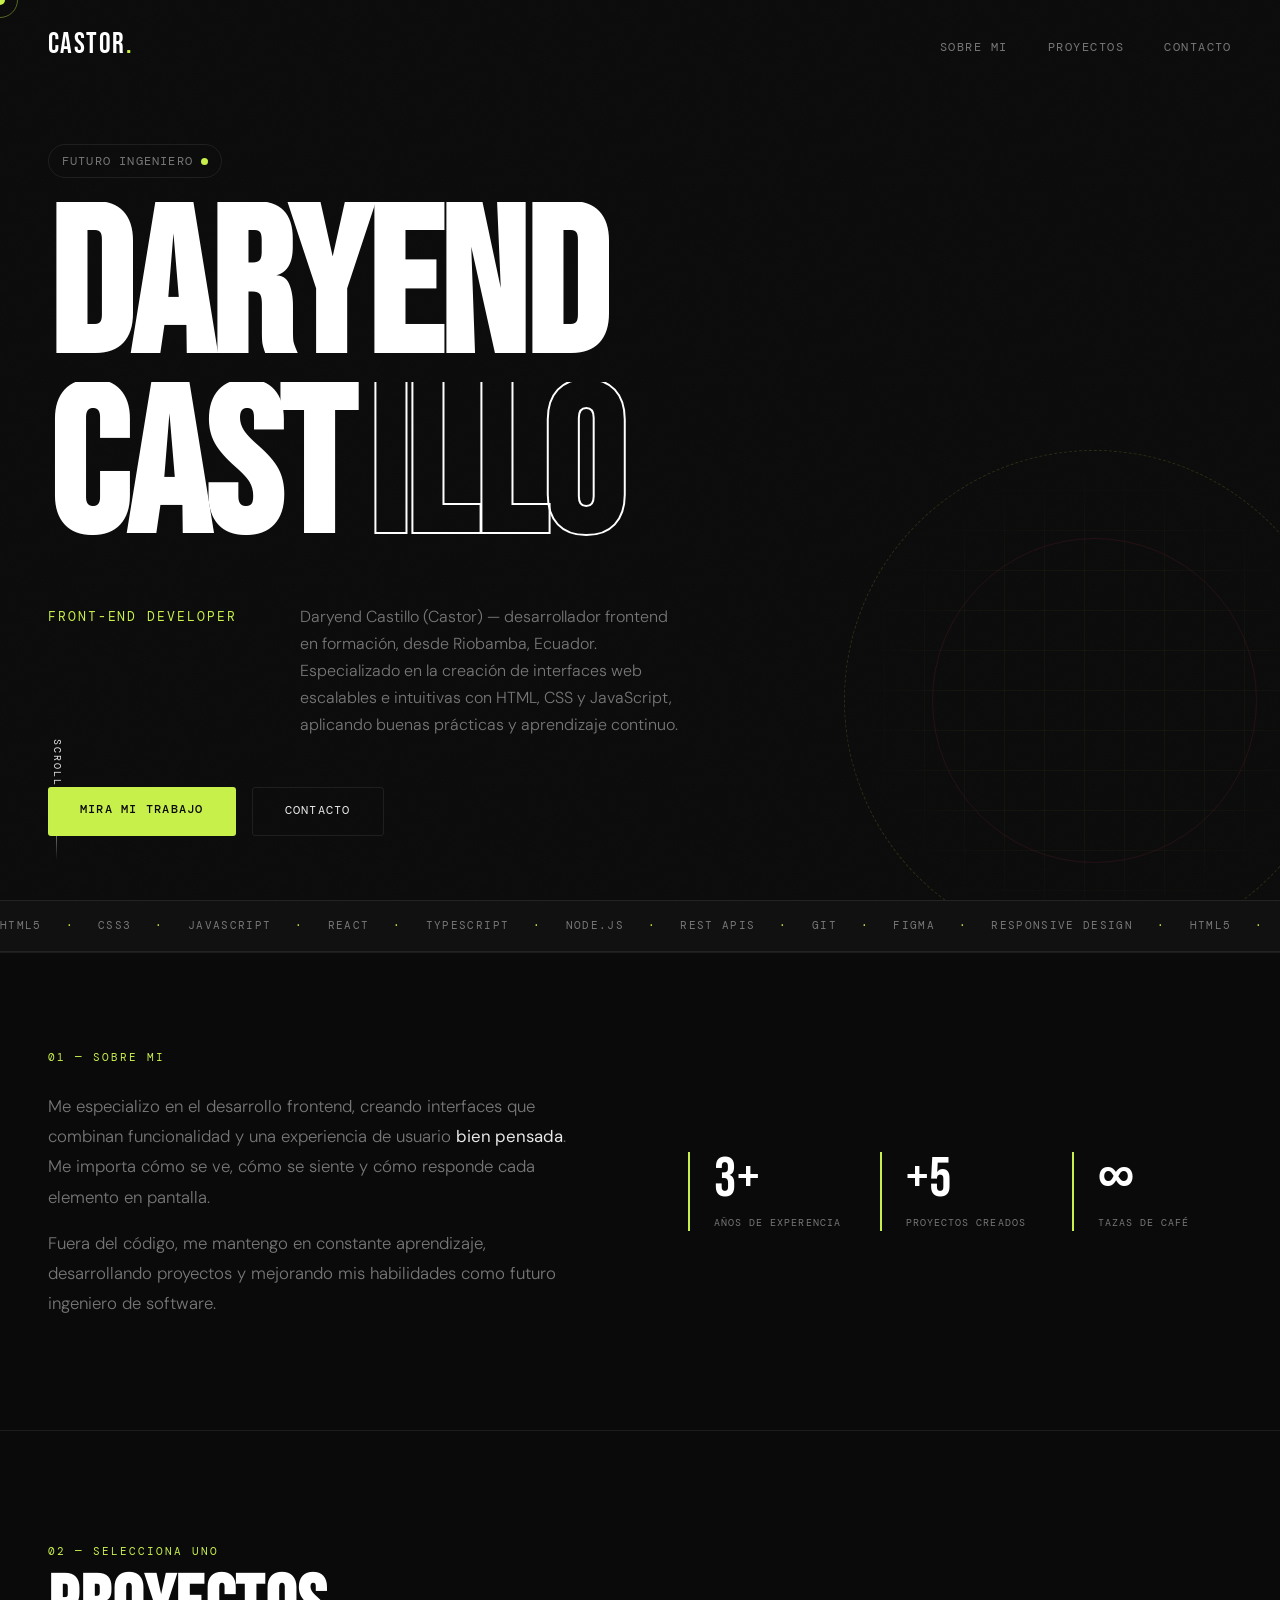
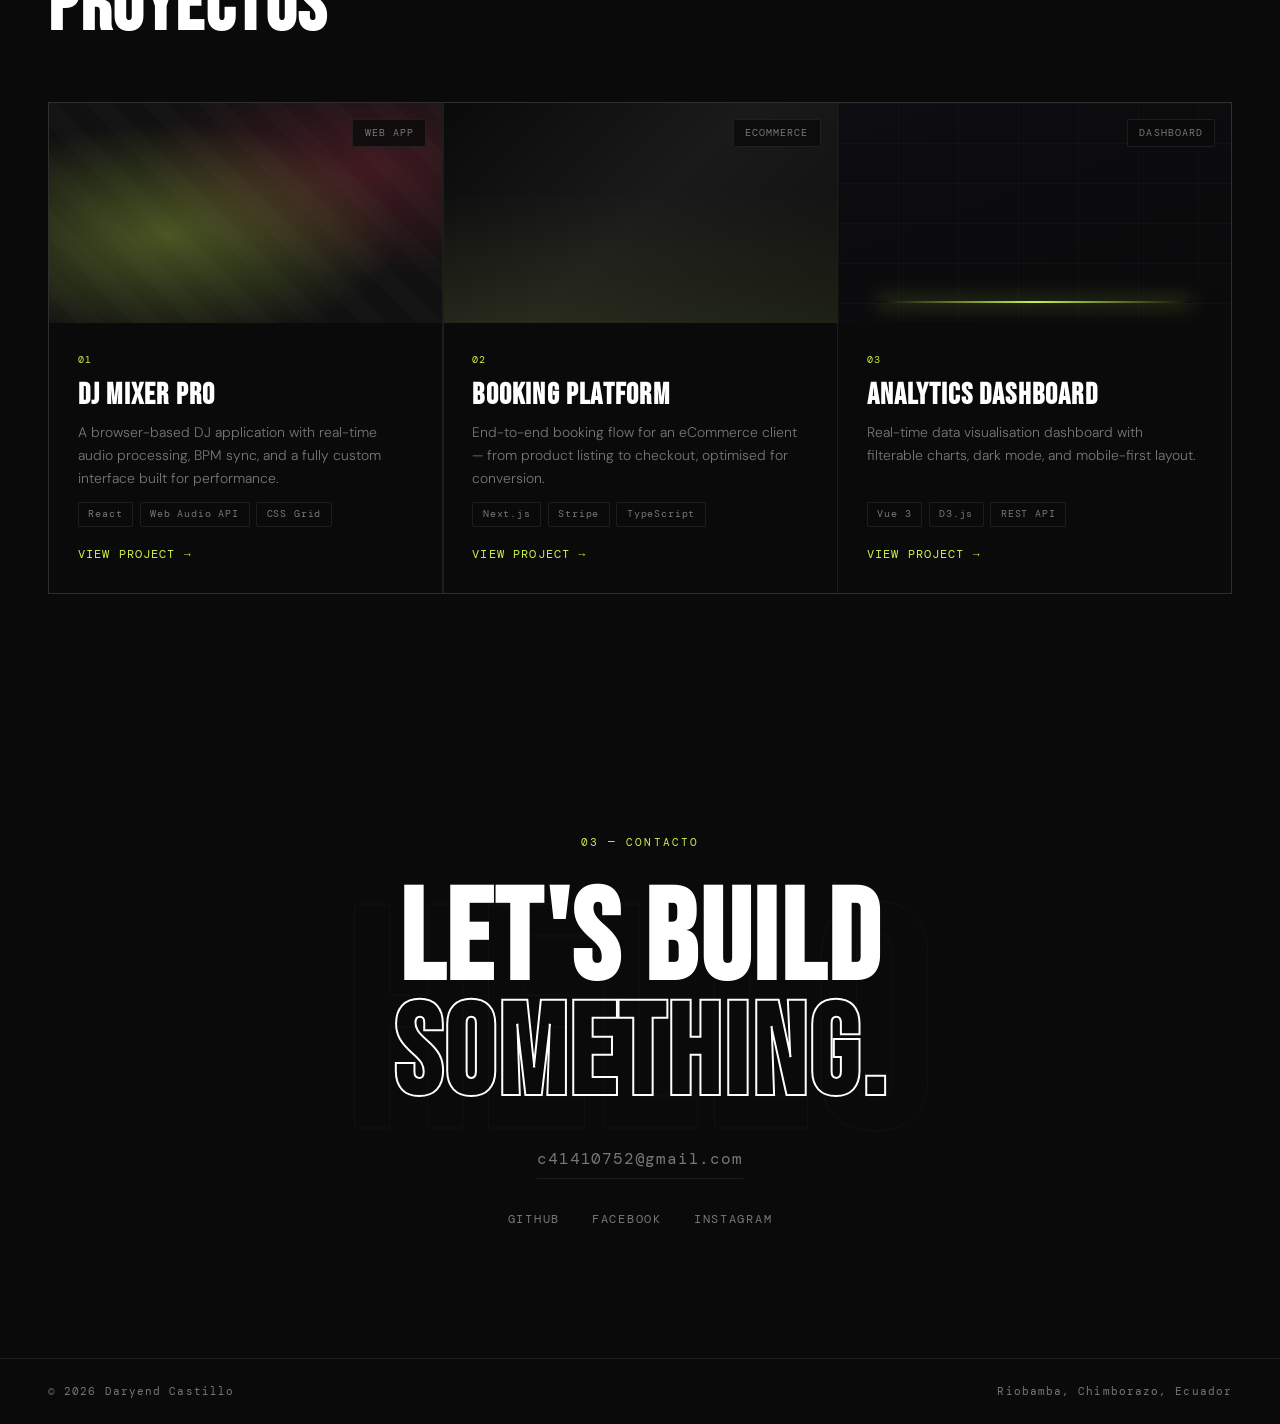
<file: index.html>
<!DOCTYPE html>
<html lang="en">
<head>
    <meta charset="UTF-8">
    <meta name="viewport" content="width=device-width, initial-scale=1.0">
    <title>Daryend Castillo — Front-End Developer</title>
    <link rel="preconnect" href="https://fonts.googleapis.com">
    <link rel="preconnect" href="https://fonts.gstatic.com" crossorigin>
    <link href="https://fonts.googleapis.com/css2?family=Bebas+Neue&family=DM+Sans:ital,wght@0,300;0,400;0,500;1,300&family=DM+Mono:wght@400;500&display=swap" rel="stylesheet">
    <link rel="stylesheet" href="styles.css">
</head>
<body>

    <!-- NAV -->
    <nav class="nav">
        <span class="nav-logo">Castor<span class="dot">.</span></span>
        <ul class="nav-links">
            <li><a href="#about">Sobre Mi</a></li>
            <li><a href="#projects">Proyectos</a></li>
            <li><a href="#contact">Contacto</a></li>
        </ul>
    </nav>

    <!-- HERO -->
    <section class="hero" id="about">
        <div class="hero-noise"></div>
        <div class="hero-content">
            <p class="hero-tag">Futuro Ingeniero <span class="status-dot"></span></p>
            <h1 class="hero-title">
                <span class="line line-1">Daryend</span>
                <span class="line line-2">CAST<span class="outline-text">ILLO</span></span>
            </h1>
            <div class="hero-sub">
                <p class="hero-role">Front-End Developer</p>
                <p class="hero-desc">
                    Daryend Castillo (Castor) — desarrollador frontend en formación, desde Riobamba, Ecuador.
Especializado en la creación de interfaces web escalables e intuitivas con HTML, CSS y JavaScript, aplicando buenas prácticas y aprendizaje continuo.
                </p>
            </div>
            <div class="hero-actions">
                <a href="#projects" class="btn btn-primary">Mira mi trabajo</a>
                <a href="#contact" class="btn btn-ghost">Contacto</a>
            </div>
        </div>
        <div class="hero-deco">
            <div class="deco-ring ring-1"></div>
            <div class="deco-ring ring-2"></div>
            <div class="deco-grid"></div>
        </div>
        <div class="scroll-hint">
            <span>Scroll</span>
            <div class="scroll-line"></div>
        </div>
    </section>

    <!-- SKILLS TICKER -->
    <div class="ticker-wrap">
        <div class="ticker">
            <span>HTML5</span><span class="sep">·</span>
            <span>CSS3</span><span class="sep">·</span>
            <span>JavaScript</span><span class="sep">·</span>
            <span>React</span><span class="sep">·</span>
            <span>TypeScript</span><span class="sep">·</span>
            <span>Node.js</span><span class="sep">·</span>
            <span>REST APIs</span><span class="sep">·</span>
            <span>Git</span><span class="sep">·</span>
            <span>Figma</span><span class="sep">·</span>
            <span>Responsive Design</span><span class="sep">·</span>
            <span>HTML5</span><span class="sep">·</span>
            <span>CSS3</span><span class="sep">·</span>
            <span>JavaScript</span><span class="sep">·</span>
            <span>React</span><span class="sep">·</span>
            <span>TypeScript</span><span class="sep">·</span>
            <span>Node.js</span><span class="sep">·</span>
            <span>REST APIs</span><span class="sep">·</span>
            <span>Git</span><span class="sep">·</span>
            <span>Figma</span><span class="sep">·</span>
            <span>Responsive Design</span><span class="sep">·</span>
        </div>
    </div>

      <!-- ABOUT STRIP -->
    <section class="about-strip">
        <div class="about-text">
            <span class="section-label">01 — Sobre mi</span>
            <p>
                Me especializo en el desarrollo frontend, creando interfaces que combinan funcionalidad y una experiencia de usuario <em>bien pensada</em>.
Me importa cómo se ve, cómo se siente y cómo responde cada elemento en pantalla.
            </p>
            <p>
                Fuera del código, me mantengo en constante aprendizaje, desarrollando proyectos y mejorando mis habilidades como futuro ingeniero de software.
            </p>
        </div>
        <div class="about-stats">
            <div class="stat">
                <span class="stat-num">3+</span>
                <span class="stat-label">años de experencia </span>
            </div>
            <div class="stat">
                <span class="stat-num">+5</span>
                <span class="stat-label">Proyectos creados</span>
            </div>
            <div class="stat">
                <span class="stat-num">∞</span>
                <span class="stat-label">Tazas de café</span>
            </div>
        </div>
    </section>

    <!-- PROJECTS -->
    <section class="projects" id="projects">
        <div class="section-header">
            <span class="section-label">02 — Selecciona uno</span>
            <h2 class="section-title">Proyectos</h2>
        </div>

        <div class="projects-grid">

            <article class="project-card card-featured">
                <div class="card-inner">
                    <div class="card-img-wrap">
                        <div class="card-img img-dj"></div>
                        <span class="card-tag">Web App</span>
                    </div>
                    <div class="card-body">
                        <span class="card-num">01</span>
                        <h3 class="card-title">DJ Mixer Pro</h3>
                        <p class="card-desc">A browser-based DJ application with real-time audio processing, BPM sync, and a fully custom interface built for performance.</p>
                        <div class="card-stack">
                            <span>React</span><span>Web Audio API</span><span>CSS Grid</span>
                        </div>
                        <a href="#" class="card-link">View project <span>→</span></a>
                    </div>
                </div>
            </article>

            <article class="project-card">
                <div class="card-inner">
                    <div class="card-img-wrap">
                        <div class="card-img img-ecom"></div>
                        <span class="card-tag">eCommerce</span>
                    </div>
                    <div class="card-body">
                        <span class="card-num">02</span>
                        <h3 class="card-title">Booking Platform</h3>
                        <p class="card-desc">End-to-end booking flow for an eCommerce client — from product listing to checkout, optimised for conversion.</p>
                        <div class="card-stack">
                            <span>Next.js</span><span>Stripe</span><span>TypeScript</span>
                        </div>
                        <a href="#" class="card-link">View project <span>→</span></a>
                    </div>
                </div>
            </article>

            <article class="project-card">
                <div class="card-inner">
                    <div class="card-img-wrap">
                        <div class="card-img img-dash"></div>
                        <span class="card-tag">Dashboard</span>
                    </div>
                    <div class="card-body">
                        <span class="card-num">03</span>
                        <h3 class="card-title">Analytics Dashboard</h3>
                        <p class="card-desc">Real-time data visualisation dashboard with filterable charts, dark mode, and mobile-first layout.</p>
                        <div class="card-stack">
                            <span>Vue 3</span><span>D3.js</span><span>REST API</span>
                        </div>
                        <a href="#" class="card-link">View project <span>→</span></a>
                    </div>
                </div>
            </article>

        </div>
    </section>

    <!-- CONTACT -->
    <section class="contact" id="contact">
        <div class="contact-inner">
            <span class="section-label">03 — Contacto</span>
            <h2 class="contact-title">Let's build<br><span class="outline-text">something.</span></h2>
            <a href="mailto:c41410752@gmail.com" class="contact-email">
                c41410752@gmail.com
            </a>
            <div class="contact-links">
                <a href="https://github.com/Daryend">GitHub</a>
                <a href="https://www.facebook.com/daryend.castillo/">Facebook</a>
                <a href="https://www.instagram.com/daryend_?igsh=aWg5bHNmdmpxazdw">Instagram</a>
            </div>
        </div>
    </section>

    <!-- FOOTER -->
    <footer class="footer">
        <span>© <span id="year"></span> Daryend Castillo</span>
        <span>Riobamba, Chimborazo, Ecuador</span>
    </footer>

    <script src="script.js"></script>
</body>
</html>
</file>
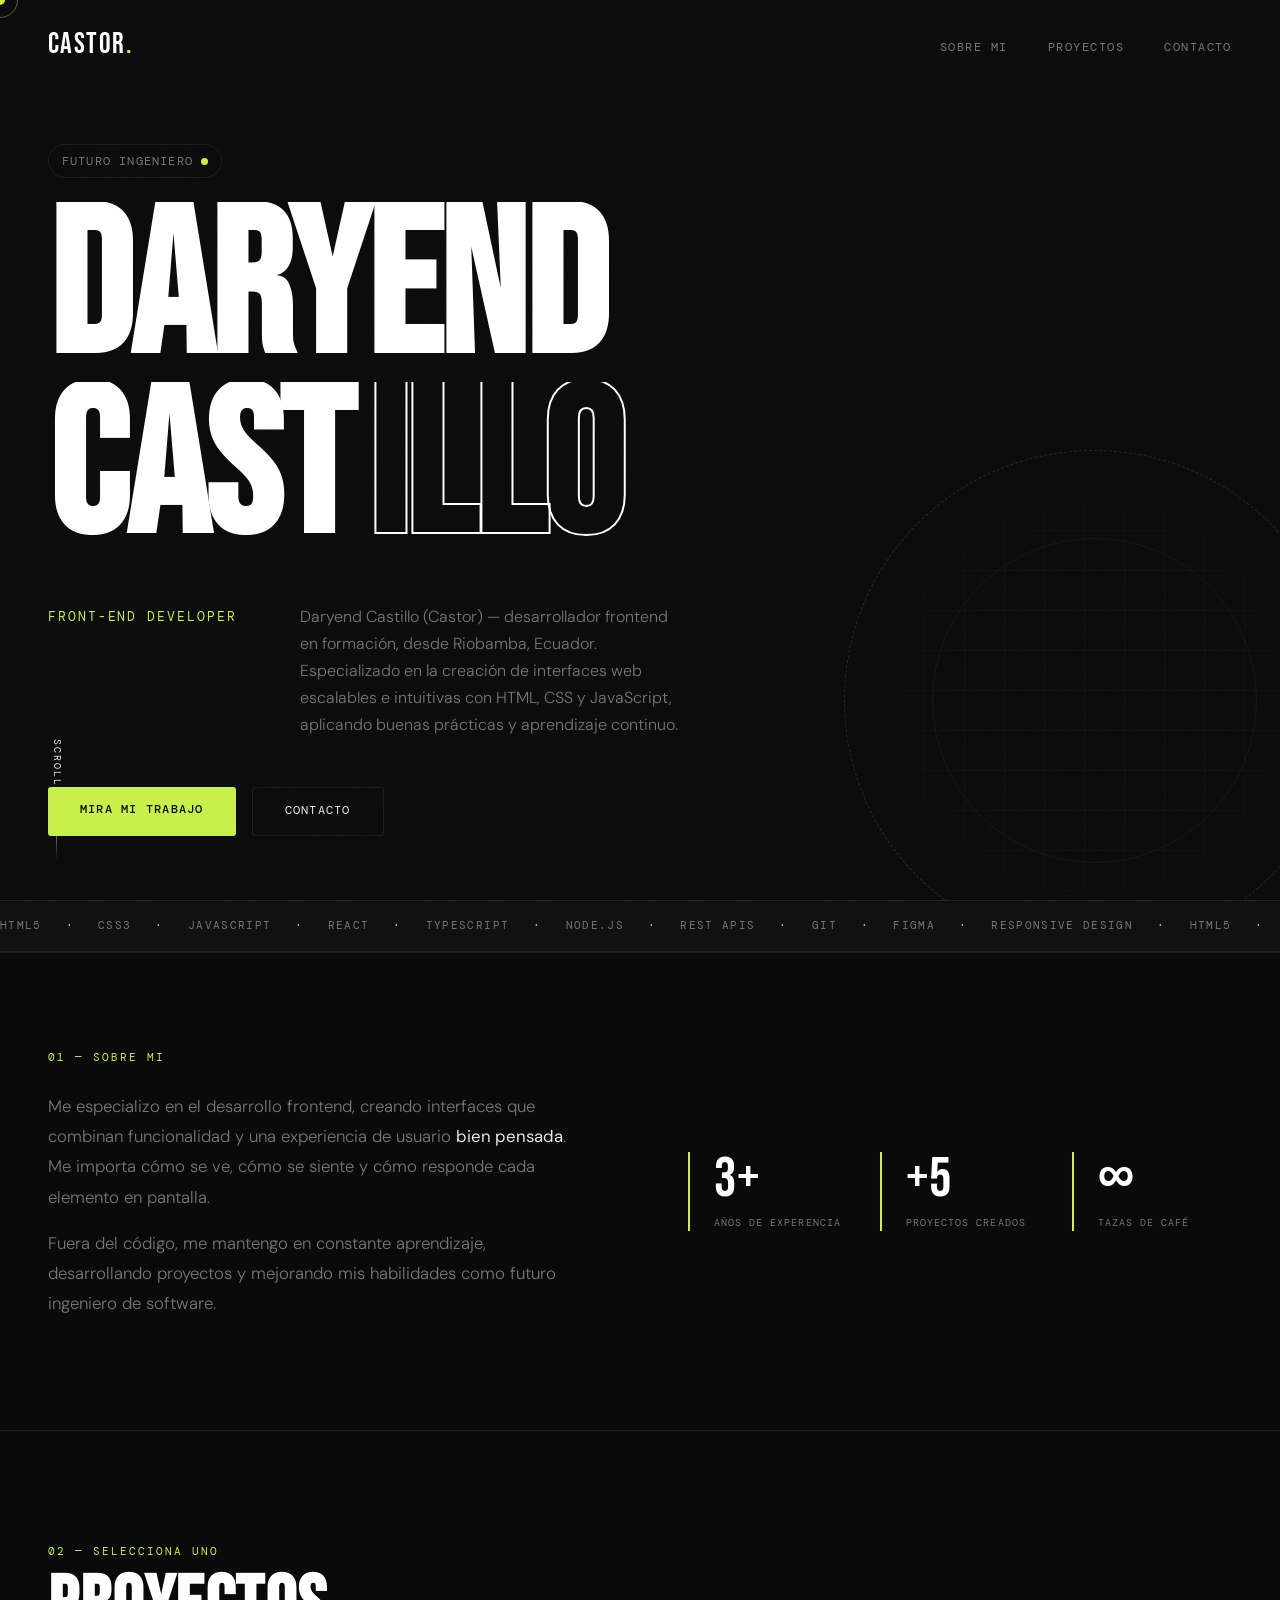
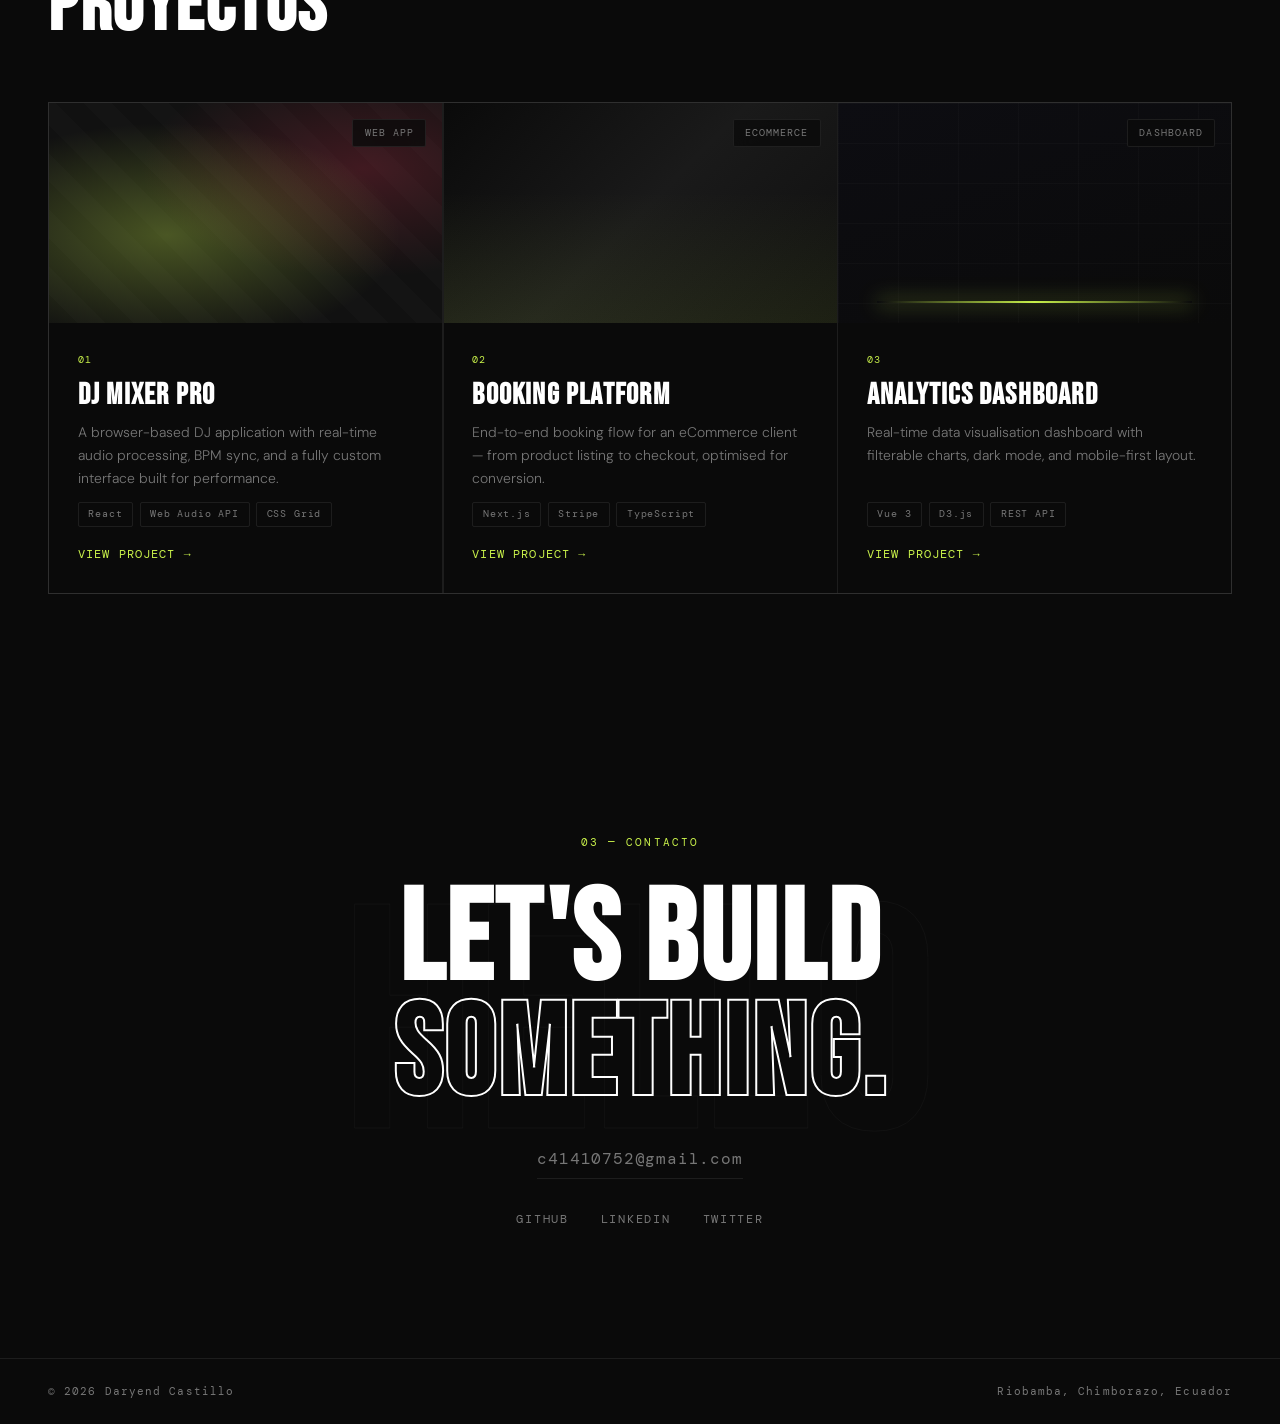
<file: portfolio-website/index.html>
<!DOCTYPE html>
<html lang="en">
<head>
    <meta charset="UTF-8">
    <meta name="viewport" content="width=device-width, initial-scale=1.0">
    <title>Daryend Castillo — Front-End Developer</title>
    <link rel="preconnect" href="https://fonts.googleapis.com">
    <link rel="preconnect" href="https://fonts.gstatic.com" crossorigin>
    <link href="https://fonts.googleapis.com/css2?family=Bebas+Neue&family=DM+Sans:ital,wght@0,300;0,400;0,500;1,300&family=DM+Mono:wght@400;500&display=swap" rel="stylesheet">
    <link rel="stylesheet" href="styles.css">
</head>
<body>

    <!-- NAV -->
    <nav class="nav">
        <span class="nav-logo">Castor<span class="dot">.</span></span>
        <ul class="nav-links">
            <li><a href="#about">Sobre Mi</a></li>
            <li><a href="#projects">Proyectos</a></li>
            <li><a href="#contact">Contacto</a></li>
        </ul>
    </nav>

    <!-- HERO -->
    <section class="hero" id="about">
        <div class="hero-noise"></div>
        <div class="hero-content">
            <p class="hero-tag">Futuro Ingeniero <span class="status-dot"></span></p>
            <h1 class="hero-title">
                <span class="line line-1">Daryend</span>
                <span class="line line-2">CAST<span class="outline-text">ILLO</span></span>
            </h1>
            <div class="hero-sub">
                <p class="hero-role">Front-End Developer</p>
                <p class="hero-desc">
                    Daryend Castillo (Castor) — desarrollador frontend en formación, desde Riobamba, Ecuador.
Especializado en la creación de interfaces web escalables e intuitivas con HTML, CSS y JavaScript, aplicando buenas prácticas y aprendizaje continuo.
                </p>
            </div>
            <div class="hero-actions">
                <a href="#projects" class="btn btn-primary">Mira mi trabajo</a>
                <a href="#contact" class="btn btn-ghost">Contacto</a>
            </div>
        </div>
        <div class="hero-deco">
            <div class="deco-ring ring-1"></div>
            <div class="deco-ring ring-2"></div>
            <div class="deco-grid"></div>
        </div>
        <div class="scroll-hint">
            <span>Scroll</span>
            <div class="scroll-line"></div>
        </div>
    </section>

    <!-- SKILLS TICKER -->
    <div class="ticker-wrap">
        <div class="ticker">
            <span>HTML5</span><span class="sep">·</span>
            <span>CSS3</span><span class="sep">·</span>
            <span>JavaScript</span><span class="sep">·</span>
            <span>React</span><span class="sep">·</span>
            <span>TypeScript</span><span class="sep">·</span>
            <span>Node.js</span><span class="sep">·</span>
            <span>REST APIs</span><span class="sep">·</span>
            <span>Git</span><span class="sep">·</span>
            <span>Figma</span><span class="sep">·</span>
            <span>Responsive Design</span><span class="sep">·</span>
            <span>HTML5</span><span class="sep">·</span>
            <span>CSS3</span><span class="sep">·</span>
            <span>JavaScript</span><span class="sep">·</span>
            <span>React</span><span class="sep">·</span>
            <span>TypeScript</span><span class="sep">·</span>
            <span>Node.js</span><span class="sep">·</span>
            <span>REST APIs</span><span class="sep">·</span>
            <span>Git</span><span class="sep">·</span>
            <span>Figma</span><span class="sep">·</span>
            <span>Responsive Design</span><span class="sep">·</span>
        </div>
    </div>

      <!-- ABOUT STRIP -->
    <section class="about-strip">
        <div class="about-text">
            <span class="section-label">01 — Sobre mi</span>
            <p>
                Me especializo en el desarrollo frontend, creando interfaces que combinan funcionalidad y una experiencia de usuario <em>bien pensada</em>.
Me importa cómo se ve, cómo se siente y cómo responde cada elemento en pantalla.
            </p>
            <p>
                Fuera del código, me mantengo en constante aprendizaje, desarrollando proyectos y mejorando mis habilidades como futuro ingeniero de software.
            </p>
        </div>
        <div class="about-stats">
            <div class="stat">
                <span class="stat-num">3+</span>
                <span class="stat-label">años de experencia </span>
            </div>
            <div class="stat">
                <span class="stat-num">+5</span>
                <span class="stat-label">Proyectos creados</span>
            </div>
            <div class="stat">
                <span class="stat-num">∞</span>
                <span class="stat-label">Tazas de café</span>
            </div>
        </div>
    </section>

    <!-- PROJECTS -->
    <section class="projects" id="projects">
        <div class="section-header">
            <span class="section-label">02 — Selecciona uno</span>
            <h2 class="section-title">Proyectos</h2>
        </div>

        <div class="projects-grid">

            <article class="project-card card-featured">
                <div class="card-inner">
                    <div class="card-img-wrap">
                        <div class="card-img img-dj"></div>
                        <span class="card-tag">Web App</span>
                    </div>
                    <div class="card-body">
                        <span class="card-num">01</span>
                        <h3 class="card-title">DJ Mixer Pro</h3>
                        <p class="card-desc">A browser-based DJ application with real-time audio processing, BPM sync, and a fully custom interface built for performance.</p>
                        <div class="card-stack">
                            <span>React</span><span>Web Audio API</span><span>CSS Grid</span>
                        </div>
                        <a href="#" class="card-link">View project <span>→</span></a>
                    </div>
                </div>
            </article>

            <article class="project-card">
                <div class="card-inner">
                    <div class="card-img-wrap">
                        <div class="card-img img-ecom"></div>
                        <span class="card-tag">eCommerce</span>
                    </div>
                    <div class="card-body">
                        <span class="card-num">02</span>
                        <h3 class="card-title">Booking Platform</h3>
                        <p class="card-desc">End-to-end booking flow for an eCommerce client — from product listing to checkout, optimised for conversion.</p>
                        <div class="card-stack">
                            <span>Next.js</span><span>Stripe</span><span>TypeScript</span>
                        </div>
                        <a href="#" class="card-link">View project <span>→</span></a>
                    </div>
                </div>
            </article>

            <article class="project-card">
                <div class="card-inner">
                    <div class="card-img-wrap">
                        <div class="card-img img-dash"></div>
                        <span class="card-tag">Dashboard</span>
                    </div>
                    <div class="card-body">
                        <span class="card-num">03</span>
                        <h3 class="card-title">Analytics Dashboard</h3>
                        <p class="card-desc">Real-time data visualisation dashboard with filterable charts, dark mode, and mobile-first layout.</p>
                        <div class="card-stack">
                            <span>Vue 3</span><span>D3.js</span><span>REST API</span>
                        </div>
                        <a href="#" class="card-link">View project <span>→</span></a>
                    </div>
                </div>
            </article>

        </div>
    </section>

    <!-- CONTACT -->
    <section class="contact" id="contact">
        <div class="contact-inner">
            <span class="section-label">03 — Contacto</span>
            <h2 class="contact-title">Let's build<br><span class="outline-text">something.</span></h2>
            <a href="mailto:c41410752@gmail.com" class="contact-email">
                c41410752@gmail.com
            </a>
            <div class="contact-links">
                <a href="#">GitHub</a>
                <a href="#">LinkedIn</a>
                <a href="#">Twitter</a>
            </div>
        </div>
    </section>

    <!-- FOOTER -->
    <footer class="footer">
        <span>© <span id="year"></span> Daryend Castillo</span>
        <span>Riobamba, Chimborazo, Ecuador</span>
    </footer>

    <script src="script.js"></script>
</body>
</html>
</file>
<file: styles.css>
/* =============================================
   IAN DUNKERLEY — PORTFOLIO
   Aesthetic: Editorial dark · Industrial type
   Fonts: Bebas Neue (display) + DM Sans (body) + DM Mono (code/accents)
   ============================================= */

/* ── RESET & BASE ─────────────────────────── */
*, *::before, *::after { box-sizing: border-box; margin: 0; padding: 0; }

:root {
    --bg:       #0a0a0a;
    --bg-2:     #111111;
    --bg-3:     #181818;
    --border:   rgba(255,255,255,0.08);
    --text:     #e8e8e8;
    --muted:    #777;
    --accent:   #c8f04a;   /* electric lime */
    --accent-2: #ff3c5f;   /* hot red */
    --white:    #ffffff;
    --font-display: 'Bebas Neue', sans-serif;
    --font-body:    'DM Sans', sans-serif;
    --font-mono:    'DM Mono', monospace;
    --ease:     cubic-bezier(0.16, 1, 0.3, 1);
}

html { scroll-behavior: smooth; }

body {
    background-color: var(--bg);
    color: var(--text);
    font-family: var(--font-body);
    font-size: 16px;
    line-height: 1.6;
    overflow-x: hidden;
    cursor: default;
}

a { color: inherit; text-decoration: none; }

/* ── CUSTOM CURSOR ───────────────────────── */
body { cursor: none; }
* { cursor: none !important; }

.cursor {
    width: 10px; height: 10px;
    background: var(--accent);
    border-radius: 50%;
    position: fixed;
    top: 0; left: 0;
    pointer-events: none;
    z-index: 9999;
    transform: translate(-50%, -50%);
    transition: transform 0.1s var(--ease), width 0.3s var(--ease), height 0.3s var(--ease), background 0.3s;
}
.cursor-ring {
    width: 36px; height: 36px;
    border: 1px solid rgba(200,240,74,0.4);
    border-radius: 50%;
    position: fixed;
    top: 0; left: 0;
    pointer-events: none;
    z-index: 9998;
    transform: translate(-50%, -50%);
    transition: transform 0.18s var(--ease), width 0.3s var(--ease), height 0.3s var(--ease), border-color 0.3s;
}

/* ── NAV ─────────────────────────────────── */
.nav {
    position: fixed;
    top: 0; left: 0; right: 0;
    z-index: 100;
    display: flex;
    justify-content: space-between;
    align-items: center;
    padding: 1.4rem 3rem;
    border-bottom: 1px solid transparent;
    transition: border-color 0.4s, background 0.4s;
}
.nav.scrolled {
    background: rgba(10,10,10,0.9);
    backdrop-filter: blur(12px);
    border-color: var(--border);
}

.nav-logo {
    font-family: var(--font-display);
    font-size: 1.8rem;
    letter-spacing: 0.05em;
    color: var(--white);
}
.nav-logo .dot { color: var(--accent); }

.nav-links {
    list-style: none;
    display: flex;
    gap: 2.5rem;
}
.nav-links a {
    font-family: var(--font-mono);
    font-size: 0.78rem;
    letter-spacing: 0.12em;
    text-transform: uppercase;
    color: var(--muted);
    transition: color 0.25s;
    position: relative;
}
.nav-links a::after {
    content: '';
    position: absolute;
    bottom: -4px; left: 0;
    width: 0; height: 1px;
    background: var(--accent);
    transition: width 0.3s var(--ease);
}
.nav-links a:hover { color: var(--white); }
.nav-links a:hover::after { width: 100%; }

/* ── HERO ─────────────────────────────────── */
.hero {
    min-height: 100vh;
    display: flex;
    align-items: center;
    position: relative;
    overflow: hidden;
    padding: 0 3rem;
    padding-top: 5rem;
}

.hero-noise {
    position: absolute;
    inset: 0;
    background-image: url("data:image/svg+xml,%3Csvg viewBox='0 0 256 256' xmlns='http://www.w3.org/2000/svg'%3E%3Cfilter id='noise'%3E%3CfeTurbulence type='fractalNoise' baseFrequency='0.9' numOctaves='4' stitchTiles='stitch'/%3E%3C/filter%3E%3Crect width='100%25' height='100%25' filter='url(%23noise)' opacity='0.04'/%3E%3C/svg%3E");
    background-size: 200px;
    pointer-events: none;
    z-index: 0;
    opacity: 0.6;
}

.hero-content {
    position: relative;
    z-index: 2;
    max-width: 900px;
}

.hero-tag {
    display: inline-flex;
    align-items: center;
    gap: 0.5rem;
    font-family: var(--font-mono);
    font-size: 0.75rem;
    letter-spacing: 0.1em;
    text-transform: uppercase;
    color: var(--muted);
    margin-bottom: 1.5rem;
    padding: 0.4rem 0.8rem;
    border: 1px solid var(--border);
    border-radius: 100px;
    animation: fadeUp 0.8s var(--ease) both;
}

.status-dot {
    width: 7px; height: 7px;
    background: var(--accent);
    border-radius: 50%;
    animation: pulse 2s infinite;
}

@keyframes pulse {
    0%, 100% { opacity: 1; transform: scale(1); }
    50% { opacity: 0.5; transform: scale(1.4); }
}

.hero-title {
    font-family: var(--font-display);
    font-size: clamp(5rem, 16vw, 16rem);
    line-height: 0.88;
    letter-spacing: -0.01em;
    color: var(--white);
    margin-bottom: 2.5rem;
}

.line { display: block; overflow: hidden; }
.line-1 {
    animation: slideIn 0.9s var(--ease) 0.1s both;
    color: var(--white);
}
.line-2 {
    animation: slideIn 0.9s var(--ease) 0.2s both;
    display: flex;
    gap: 0.08em;
    align-items: baseline;
}

.outline-text {
    -webkit-text-stroke: 2px var(--white);
    color: transparent;
    transition: -webkit-text-stroke-color 0.3s, color 0.3s;
}

@keyframes slideIn {
    from { transform: translateY(100%); opacity: 0; }
    to { transform: translateY(0); opacity: 1; }
}
@keyframes fadeUp {
    from { transform: translateY(20px); opacity: 0; }
    to { transform: translateY(0); opacity: 1; }
}

.hero-sub {
    display: flex;
    gap: 4rem;
    align-items: flex-start;
    margin-bottom: 3rem;
    animation: fadeUp 0.9s var(--ease) 0.35s both;
}
.hero-role {
    font-family: var(--font-mono);
    font-size: 0.8rem;
    letter-spacing: 0.15em;
    text-transform: uppercase;
    color: var(--accent);
    white-space: nowrap;
    padding-top: 0.25rem;
}
.hero-desc {
    font-size: 1rem;
    color: var(--muted);
    max-width: 380px;
    font-weight: 300;
    line-height: 1.7;
}

.hero-actions {
    display: flex;
    gap: 1rem;
    animation: fadeUp 0.9s var(--ease) 0.5s both;
}

/* ── BUTTONS ─────────────────────────────── */
.btn {
    display: inline-block;
    font-family: var(--font-mono);
    font-size: 0.78rem;
    letter-spacing: 0.1em;
    text-transform: uppercase;
    padding: 0.85rem 2rem;
    border-radius: 3px;
    transition: all 0.3s var(--ease);
    position: relative;
    overflow: hidden;
}
.btn-primary {
    background: var(--accent);
    color: #0a0a0a;
    font-weight: 500;
}
.btn-primary::after {
    content: '';
    position: absolute;
    inset: 0;
    background: rgba(255,255,255,0.2);
    transform: translateX(-100%);
    transition: transform 0.4s var(--ease);
}
.btn-primary:hover::after { transform: translateX(0); }

.btn-ghost {
    background: transparent;
    color: var(--text);
    border: 1px solid var(--border);
}
.btn-ghost:hover {
    border-color: var(--white);
    color: var(--white);
}

/* ── HERO DECO ───────────────────────────── */
.hero-deco {
    position: absolute;
    right: -5vw;
    top: 50%;
    transform: translateY(-50%);
    width: 500px;
    height: 500px;
    z-index: 1;
    pointer-events: none;
    animation: fadeUp 1.2s var(--ease) 0.4s both;
}

.deco-ring {
    position: absolute;
    border: 1px solid var(--border);
    border-radius: 50%;
}
.ring-1 {
    width: 100%; height: 100%;
    top: 0; left: 0;
    animation: rotateSlow 30s linear infinite;
    border-color: rgba(200,240,74,0.15);
    border-style: dashed;
}
.ring-2 {
    width: 65%; height: 65%;
    top: 17.5%; left: 17.5%;
    animation: rotateSlow 20s linear infinite reverse;
    border-color: rgba(255,60,95,0.1);
}

@keyframes rotateSlow {
    from { transform: rotate(0deg); }
    to   { transform: rotate(360deg); }
}

.deco-grid {
    position: absolute;
    inset: 0;
    background-image:
        linear-gradient(rgba(200,240,74,0.04) 1px, transparent 1px),
        linear-gradient(90deg, rgba(200,240,74,0.04) 1px, transparent 1px);
    background-size: 40px 40px;
    border-radius: 50%;
    mask-image: radial-gradient(circle, black 40%, transparent 70%);
    -webkit-mask-image: radial-gradient(circle, black 40%, transparent 70%);
}

/* ── SCROLL HINT ─────────────────────────── */
.scroll-hint {
    position: absolute;
    bottom: 2.5rem;
    left: 3rem;
    display: flex;
    flex-direction: column;
    align-items: center;
    gap: 0.8rem;
    opacity: 0.4;
    animation: fadeUp 1s var(--ease) 1s both;
}
.scroll-hint span {
    font-family: var(--font-mono);
    font-size: 0.65rem;
    letter-spacing: 0.2em;
    text-transform: uppercase;
    writing-mode: vertical-rl;
}
.scroll-line {
    width: 1px;
    height: 60px;
    background: linear-gradient(to bottom, var(--white), transparent);
    animation: scrollPulse 2s ease-in-out infinite;
}
@keyframes scrollPulse {
    0%, 100% { transform: scaleY(1); opacity: 0.4; }
    50% { transform: scaleY(0.5); opacity: 0.8; }
}

/* ── TICKER ──────────────────────────────── */
.ticker-wrap {
    border-top: 1px solid var(--border);
    border-bottom: 1px solid var(--border);
    overflow: hidden;
    padding: 1rem 0;
    background: var(--bg-2);
}
.ticker {
    display: flex;
    gap: 1.5rem;
    white-space: nowrap;
    animation: ticker 25s linear infinite;
    width: max-content;
}
.ticker span {
    font-family: var(--font-mono);
    font-size: 0.7rem;
    letter-spacing: 0.12em;
    text-transform: uppercase;
    color: var(--muted);
}
.ticker .sep { color: var(--accent); }
@keyframes ticker {
    from { transform: translateX(0); }
    to   { transform: translateX(-50%); }
}

/* ── PROJECTS ────────────────────────────── */
.projects {
    padding: 7rem 3rem;
    max-width: 1400px;
    margin: 0 auto;
}

.section-header {
    display: flex;
    flex-direction: column;
    gap: 0.5rem;
    margin-bottom: 3.5rem;
}
.section-label {
    font-family: var(--font-mono);
    font-size: 0.7rem;
    letter-spacing: 0.18em;
    text-transform: uppercase;
    color: var(--accent);
}
.section-title {
    font-family: var(--font-display);
    font-size: clamp(3rem, 6vw, 6rem);
    color: var(--white);
    letter-spacing: 0.02em;
    line-height: 1;
}

.projects-grid {
    display: grid;
    grid-template-columns: repeat(3, 1fr);
    gap: 1.5px;
    background: var(--border);
    border: 1px solid var(--border);
}

.project-card {
    background: var(--bg);
    position: relative;
    overflow: hidden;
    transition: background 0.4s;
}
.project-card:hover { background: var(--bg-3); }

.card-featured {
    grid-row: span 1;
}

.card-inner { display: flex; flex-direction: column; height: 100%; }

.card-img-wrap {
    position: relative;
    overflow: hidden;
    height: 220px;
}
.card-img {
    width: 100%;
    height: 100%;
    transition: transform 0.6s var(--ease);
}
.project-card:hover .card-img { transform: scale(1.04); }

/* Project image placeholders with distinct visual identities */
.img-dj {
    background:
        radial-gradient(ellipse at 30% 60%, rgba(200,240,74,0.3) 0%, transparent 60%),
        radial-gradient(ellipse at 80% 30%, rgba(255,60,95,0.2) 0%, transparent 50%),
        repeating-linear-gradient(45deg, #111 0px, #111 20px, #141414 20px, #141414 40px);
}
.img-ecom {
    background:
        linear-gradient(135deg, #0a0a0a 0%, #1a1a1a 50%, #0f0f0f 100%),
        repeating-conic-gradient(rgba(255,255,255,0.02) 0% 25%, transparent 0% 50%) 0 0/30px 30px;
    background-blend-mode: normal;
    position: relative;
}
.img-ecom::after {
    content: '';
    position: absolute;
    bottom: 0; left: 0; right: 0;
    height: 60%;
    background: linear-gradient(to top, rgba(200,240,74,0.08), transparent);
}
.img-dash {
    background: linear-gradient(160deg, #0d0d12 0%, #0a0a0a 100%);
    position: relative;
    overflow: hidden;
}
.img-dash::before {
    content: '';
    position: absolute;
    bottom: 20px; left: 10%; right: 10%;
    height: 2px;
    background: linear-gradient(90deg, transparent, var(--accent), transparent);
    box-shadow: 0 0 20px var(--accent);
}
.img-dash::after {
    content: '';
    position: absolute;
    inset: 0;
    background:
        repeating-linear-gradient(to right, rgba(255,255,255,0.02) 0px, rgba(255,255,255,0.02) 1px, transparent 1px, transparent 60px),
        repeating-linear-gradient(to bottom, rgba(255,255,255,0.02) 0px, rgba(255,255,255,0.02) 1px, transparent 1px, transparent 40px);
}

.card-tag {
    position: absolute;
    top: 1rem;
    right: 1rem;
    font-family: var(--font-mono);
    font-size: 0.65rem;
    letter-spacing: 0.1em;
    text-transform: uppercase;
    background: rgba(10,10,10,0.8);
    border: 1px solid var(--border);
    color: var(--muted);
    padding: 0.3rem 0.7rem;
    border-radius: 2px;
    backdrop-filter: blur(8px);
}

.card-body {
    padding: 1.8rem;
    display: flex;
    flex-direction: column;
    flex: 1;
    gap: 0.7rem;
}
.card-num {
    font-family: var(--font-mono);
    font-size: 0.65rem;
    color: var(--accent);
    letter-spacing: 0.1em;
}
.card-title {
    font-family: var(--font-display);
    font-size: 1.9rem;
    color: var(--white);
    letter-spacing: 0.04em;
    line-height: 1;
}
.card-desc {
    font-size: 0.87rem;
    color: var(--muted);
    font-weight: 300;
    line-height: 1.65;
    flex: 1;
}
.card-stack {
    display: flex;
    flex-wrap: wrap;
    gap: 0.4rem;
}
.card-stack span {
    font-family: var(--font-mono);
    font-size: 0.65rem;
    letter-spacing: 0.08em;
    color: var(--muted);
    border: 1px solid var(--border);
    padding: 0.2rem 0.6rem;
    border-radius: 2px;
    transition: border-color 0.3s, color 0.3s;
}
.project-card:hover .card-stack span {
    border-color: rgba(200,240,74,0.3);
    color: var(--text);
}
.card-link {
    display: inline-flex;
    align-items: center;
    gap: 0.5rem;
    font-family: var(--font-mono);
    font-size: 0.72rem;
    letter-spacing: 0.1em;
    text-transform: uppercase;
    color: var(--accent);
    margin-top: 0.5rem;
    transition: gap 0.3s var(--ease);
}
.card-link:hover { gap: 0.9rem; }

/* ── ABOUT STRIP ─────────────────────────── */
.about-strip {
    display: grid;
    grid-template-columns: 1fr 1fr;
    gap: 6rem;
    align-items: center;
    padding: 6rem 3rem;
    border-top: 1px solid var(--border);
    border-bottom: 1px solid var(--border);
    max-width: 1400px;
    margin: 0 auto;
}
.about-text .section-label { margin-bottom: 1.5rem; display: block; }
.about-text p {
    font-size: 1.05rem;
    color: var(--muted);
    font-weight: 300;
    line-height: 1.8;
    margin-bottom: 1rem;
}
.about-text em { color: var(--text); font-style: normal; font-weight: 400; }

.about-stats {
    display: grid;
    grid-template-columns: repeat(3, 1fr);
    gap: 2rem;
}
.stat {
    display: flex;
    flex-direction: column;
    gap: 0.4rem;
    padding-left: 1.5rem;
    border-left: 2px solid var(--accent);
}
.stat-num {
    font-family: var(--font-display);
    font-size: 3.5rem;
    line-height: 1;
    color: var(--white);
    letter-spacing: 0.02em;
}
.stat-label {
    font-family: var(--font-mono);
    font-size: 0.65rem;
    letter-spacing: 0.1em;
    text-transform: uppercase;
    color: var(--muted);
}

/* ── CONTACT ─────────────────────────────── */
.contact {
    padding: 8rem 3rem;
    display: flex;
    justify-content: center;
    align-items: center;
    min-height: 60vh;
    position: relative;
    overflow: hidden;
}
.contact::before {
    content: 'HELLO';
    position: absolute;
    font-family: var(--font-display);
    font-size: 25vw;
    color: transparent;
    -webkit-text-stroke: 1px rgba(255,255,255,0.03);
    pointer-events: none;
    user-select: none;
    top: 50%;
    left: 50%;
    transform: translate(-50%, -50%);
    white-space: nowrap;
    z-index: 0;
}
.contact-inner {
    position: relative;
    z-index: 1;
    text-align: center;
    display: flex;
    flex-direction: column;
    align-items: center;
    gap: 2rem;
}
.contact-title {
    font-family: var(--font-display);
    font-size: clamp(4rem, 10vw, 10rem);
    line-height: 0.9;
    color: var(--white);
    letter-spacing: 0.02em;
}
.contact-email {
    font-family: var(--font-mono);
    font-size: 1rem;
    color: var(--muted);
    border-bottom: 1px solid var(--border);
    padding-bottom: 0.4rem;
    transition: color 0.3s, border-color 0.3s;
    letter-spacing: 0.05em;
}
.contact-email:hover { color: var(--accent); border-color: var(--accent); }

.contact-links {
    display: flex;
    gap: 2rem;
}
.contact-links a {
    font-family: var(--font-mono);
    font-size: 0.72rem;
    letter-spacing: 0.15em;
    text-transform: uppercase;
    color: var(--muted);
    transition: color 0.3s;
    position: relative;
}
.contact-links a::after {
    content: '';
    position: absolute;
    bottom: -3px; left: 0;
    width: 0; height: 1px;
    background: var(--accent);
    transition: width 0.3s var(--ease);
}
.contact-links a:hover { color: var(--white); }
.contact-links a:hover::after { width: 100%; }

/* ── FOOTER ──────────────────────────────── */
.footer {
    display: flex;
    justify-content: space-between;
    align-items: center;
    padding: 1.5rem 3rem;
    border-top: 1px solid var(--border);
    font-family: var(--font-mono);
    font-size: 0.68rem;
    letter-spacing: 0.1em;
    color: var(--muted);
}

/* ── RESPONSIVE ──────────────────────────── */
@media (max-width: 1024px) {
    .projects-grid { grid-template-columns: 1fr 1fr; }
    .about-strip { grid-template-columns: 1fr; gap: 3rem; }
}

@media (max-width: 768px) {
    .nav { padding: 1.2rem 1.5rem; }
    .nav-links { gap: 1.5rem; }
    .hero { padding: 0 1.5rem; padding-top: 5rem; }
    .hero-sub { flex-direction: column; gap: 1rem; }
    .hero-deco { display: none; }
    .projects { padding: 5rem 1.5rem; }
    .projects-grid { grid-template-columns: 1fr; }
    .about-strip { padding: 4rem 1.5rem; }
    .about-stats { grid-template-columns: repeat(3, 1fr); gap: 1rem; }
    .contact { padding: 5rem 1.5rem; }
    .footer { flex-direction: column; gap: 0.5rem; text-align: center; }
    .scroll-hint { display: none; }
}

@media (max-width: 480px) {
    .about-stats { grid-template-columns: 1fr; }
    .hero-actions { flex-direction: column; }
    .btn { text-align: center; }
}

/* ── INTERSECTION OBSERVER ANIMATIONS ────── */
.reveal {
    opacity: 0;
    transform: translateY(30px);
    transition: opacity 0.8s var(--ease), transform 0.8s var(--ease);
}
.reveal.visible {
    opacity: 1;
    transform: translateY(0);
}
</file>
<file: portfolio-website/styles.css>
/* =============================================
   IAN DUNKERLEY — PORTFOLIO
   Aesthetic: Editorial dark · Industrial type
   Fonts: Bebas Neue (display) + DM Sans (body) + DM Mono (code/accents)
   ============================================= */

/* ── RESET & BASE ─────────────────────────── */
*, *::before, *::after { box-sizing: border-box; margin: 0; padding: 0; }

:root {
    --bg:       #0a0a0a;
    --bg-2:     #111111;
    --bg-3:     #181818;
    --border:   rgba(255,255,255,0.08);
    --text:     #e8e8e8;
    --muted:    #777;
    --accent:   #c8f04a;   /* electric lime */
    --accent-2: #ff3c5f;   /* hot red */
    --white:    #ffffff;
    --font-display: 'Bebas Neue', sans-serif;
    --font-body:    'DM Sans', sans-serif;
    --font-mono:    'DM Mono', monospace;
    --ease:     cubic-bezier(0.16, 1, 0.3, 1);
}

html { scroll-behavior: smooth; }

body {
    background-color: var(--bg);
    color: var(--text);
    font-family: var(--font-body);
    font-size: 16px;
    line-height: 1.6;
    overflow-x: hidden;
    cursor: default;
}

a { color: inherit; text-decoration: none; }

/* ── CUSTOM CURSOR ───────────────────────── */
body { cursor: none; }
* { cursor: none !important; }

.cursor {
    width: 10px; height: 10px;
    background: var(--accent);
    border-radius: 50%;
    position: fixed;
    top: 0; left: 0;
    pointer-events: none;
    z-index: 9999;
    transform: translate(-50%, -50%);
    transition: transform 0.1s var(--ease), width 0.3s var(--ease), height 0.3s var(--ease), background 0.3s;
}
.cursor-ring {
    width: 36px; height: 36px;
    border: 1px solid rgba(200,240,74,0.4);
    border-radius: 50%;
    position: fixed;
    top: 0; left: 0;
    pointer-events: none;
    z-index: 9998;
    transform: translate(-50%, -50%);
    transition: transform 0.18s var(--ease), width 0.3s var(--ease), height 0.3s var(--ease), border-color 0.3s;
}

/* ── NAV ─────────────────────────────────── */
.nav {
    position: fixed;
    top: 0; left: 0; right: 0;
    z-index: 100;
    display: flex;
    justify-content: space-between;
    align-items: center;
    padding: 1.4rem 3rem;
    border-bottom: 1px solid transparent;
    transition: border-color 0.4s, background 0.4s;
}
.nav.scrolled {
    background: rgba(10,10,10,0.9);
    backdrop-filter: blur(12px);
    border-color: var(--border);
}

.nav-logo {
    font-family: var(--font-display);
    font-size: 1.8rem;
    letter-spacing: 0.05em;
    color: var(--white);
}
.nav-logo .dot { color: var(--accent); }

.nav-links {
    list-style: none;
    display: flex;
    gap: 2.5rem;
}
.nav-links a {
    font-family: var(--font-mono);
    font-size: 0.78rem;
    letter-spacing: 0.12em;
    text-transform: uppercase;
    color: var(--muted);
    transition: color 0.25s;
    position: relative;
}
.nav-links a::after {
    content: '';
    position: absolute;
    bottom: -4px; left: 0;
    width: 0; height: 1px;
    background: var(--accent);
    transition: width 0.3s var(--ease);
}
.nav-links a:hover { color: var(--white); }
.nav-links a:hover::after { width: 100%; }

/* ── HERO ─────────────────────────────────── */
.hero {
    min-height: 100vh;
    display: flex;
    align-items: center;
    position: relative;
    overflow: hidden;
    padding: 0 3rem;
    padding-top: 5rem;
}

.hero-noise {
    position: absolute;
    inset: 0;
    background-image: url("data:image/svg+xml,%3Csvg viewBox='0 0 256 256' xmlns='http://www.w3.org/2000/svg'%3E%3Cfilter id='noise'%3E%3CfeTurbulence type='fractalNoise' baseFrequency='0.9' numOctaves='4' stitchTiles='stitch'/%3E%3C/filter%3E%3Crect width='100%25' height='100%25' filter='url(%23noise)' opacity='0.04'/%3E%3C/svg%3E");
    background-size: 200px;
    pointer-events: none;
    z-index: 0;
    opacity: 0.6;
}

.hero-content {
    position: relative;
    z-index: 2;
    max-width: 900px;
}

.hero-tag {
    display: inline-flex;
    align-items: center;
    gap: 0.5rem;
    font-family: var(--font-mono);
    font-size: 0.75rem;
    letter-spacing: 0.1em;
    text-transform: uppercase;
    color: var(--muted);
    margin-bottom: 1.5rem;
    padding: 0.4rem 0.8rem;
    border: 1px solid var(--border);
    border-radius: 100px;
    animation: fadeUp 0.8s var(--ease) both;
}

.status-dot {
    width: 7px; height: 7px;
    background: var(--accent);
    border-radius: 50%;
    animation: pulse 2s infinite;
}

@keyframes pulse {
    0%, 100% { opacity: 1; transform: scale(1); }
    50% { opacity: 0.5; transform: scale(1.4); }
}

.hero-title {
    font-family: var(--font-display);
    font-size: clamp(5rem, 16vw, 16rem);
    line-height: 0.88;
    letter-spacing: -0.01em;
    color: var(--white);
    margin-bottom: 2.5rem;
}

.line { display: block; overflow: hidden; }
.line-1 {
    animation: slideIn 0.9s var(--ease) 0.1s both;
    color: var(--white);
}
.line-2 {
    animation: slideIn 0.9s var(--ease) 0.2s both;
    display: flex;
    gap: 0.08em;
    align-items: baseline;
}

.outline-text {
    -webkit-text-stroke: 2px var(--white);
    color: transparent;
    transition: -webkit-text-stroke-color 0.3s, color 0.3s;
}

@keyframes slideIn {
    from { transform: translateY(100%); opacity: 0; }
    to { transform: translateY(0); opacity: 1; }
}
@keyframes fadeUp {
    from { transform: translateY(20px); opacity: 0; }
    to { transform: translateY(0); opacity: 1; }
}

.hero-sub {
    display: flex;
    gap: 4rem;
    align-items: flex-start;
    margin-bottom: 3rem;
    animation: fadeUp 0.9s var(--ease) 0.35s both;
}
.hero-role {
    font-family: var(--font-mono);
    font-size: 0.8rem;
    letter-spacing: 0.15em;
    text-transform: uppercase;
    color: var(--accent);
    white-space: nowrap;
    padding-top: 0.25rem;
}
.hero-desc {
    font-size: 1rem;
    color: var(--muted);
    max-width: 380px;
    font-weight: 300;
    line-height: 1.7;
}

.hero-actions {
    display: flex;
    gap: 1rem;
    animation: fadeUp 0.9s var(--ease) 0.5s both;
}

/* ── BUTTONS ─────────────────────────────── */
.btn {
    display: inline-block;
    font-family: var(--font-mono);
    font-size: 0.78rem;
    letter-spacing: 0.1em;
    text-transform: uppercase;
    padding: 0.85rem 2rem;
    border-radius: 3px;
    transition: all 0.3s var(--ease);
    position: relative;
    overflow: hidden;
}
.btn-primary {
    background: var(--accent);
    color: #0a0a0a;
    font-weight: 500;
}
.btn-primary::after {
    content: '';
    position: absolute;
    inset: 0;
    background: rgba(255,255,255,0.2);
    transform: translateX(-100%);
    transition: transform 0.4s var(--ease);
}
.btn-primary:hover::after { transform: translateX(0); }

.btn-ghost {
    background: transparent;
    color: var(--text);
    border: 1px solid var(--border);
}
.btn-ghost:hover {
    border-color: var(--white);
    color: var(--white);
}

/* ── HERO DECO ───────────────────────────── */
.hero-deco {
    position: absolute;
    right: -5vw;
    top: 50%;
    transform: translateY(-50%);
    width: 500px;
    height: 500px;
    z-index: 1;
    pointer-events: none;
    animation: fadeUp 1.2s var(--ease) 0.4s both;
}

.deco-ring {
    position: absolute;
    border: 1px solid var(--border);
    border-radius: 50%;
}
.ring-1 {
    width: 100%; height: 100%;
    top: 0; left: 0;
    animation: rotateSlow 30s linear infinite;
    border-color: rgba(200,240,74,0.15);
    border-style: dashed;
}
.ring-2 {
    width: 65%; height: 65%;
    top: 17.5%; left: 17.5%;
    animation: rotateSlow 20s linear infinite reverse;
    border-color: rgba(255,60,95,0.1);
}

@keyframes rotateSlow {
    from { transform: rotate(0deg); }
    to   { transform: rotate(360deg); }
}

.deco-grid {
    position: absolute;
    inset: 0;
    background-image:
        linear-gradient(rgba(200,240,74,0.04) 1px, transparent 1px),
        linear-gradient(90deg, rgba(200,240,74,0.04) 1px, transparent 1px);
    background-size: 40px 40px;
    border-radius: 50%;
    mask-image: radial-gradient(circle, black 40%, transparent 70%);
    -webkit-mask-image: radial-gradient(circle, black 40%, transparent 70%);
}

/* ── SCROLL HINT ─────────────────────────── */
.scroll-hint {
    position: absolute;
    bottom: 2.5rem;
    left: 3rem;
    display: flex;
    flex-direction: column;
    align-items: center;
    gap: 0.8rem;
    opacity: 0.4;
    animation: fadeUp 1s var(--ease) 1s both;
}
.scroll-hint span {
    font-family: var(--font-mono);
    font-size: 0.65rem;
    letter-spacing: 0.2em;
    text-transform: uppercase;
    writing-mode: vertical-rl;
}
.scroll-line {
    width: 1px;
    height: 60px;
    background: linear-gradient(to bottom, var(--white), transparent);
    animation: scrollPulse 2s ease-in-out infinite;
}
@keyframes scrollPulse {
    0%, 100% { transform: scaleY(1); opacity: 0.4; }
    50% { transform: scaleY(0.5); opacity: 0.8; }
}

/* ── TICKER ──────────────────────────────── */
.ticker-wrap {
    border-top: 1px solid var(--border);
    border-bottom: 1px solid var(--border);
    overflow: hidden;
    padding: 1rem 0;
    background: var(--bg-2);
}
.ticker {
    display: flex;
    gap: 1.5rem;
    white-space: nowrap;
    animation: ticker 25s linear infinite;
    width: max-content;
}
.ticker span {
    font-family: var(--font-mono);
    font-size: 0.7rem;
    letter-spacing: 0.12em;
    text-transform: uppercase;
    color: var(--muted);
}
.ticker .sep { color: var(--accent); }
@keyframes ticker {
    from { transform: translateX(0); }
    to   { transform: translateX(-50%); }
}

/* ── PROJECTS ────────────────────────────── */
.projects {
    padding: 7rem 3rem;
    max-width: 1400px;
    margin: 0 auto;
}

.section-header {
    display: flex;
    flex-direction: column;
    gap: 0.5rem;
    margin-bottom: 3.5rem;
}
.section-label {
    font-family: var(--font-mono);
    font-size: 0.7rem;
    letter-spacing: 0.18em;
    text-transform: uppercase;
    color: var(--accent);
}
.section-title {
    font-family: var(--font-display);
    font-size: clamp(3rem, 6vw, 6rem);
    color: var(--white);
    letter-spacing: 0.02em;
    line-height: 1;
}

.projects-grid {
    display: grid;
    grid-template-columns: repeat(3, 1fr);
    gap: 1.5px;
    background: var(--border);
    border: 1px solid var(--border);
}

.project-card {
    background: var(--bg);
    position: relative;
    overflow: hidden;
    transition: background 0.4s;
}
.project-card:hover { background: var(--bg-3); }

.card-featured {
    grid-row: span 1;
}

.card-inner { display: flex; flex-direction: column; height: 100%; }

.card-img-wrap {
    position: relative;
    overflow: hidden;
    height: 220px;
}
.card-img {
    width: 100%;
    height: 100%;
    transition: transform 0.6s var(--ease);
}
.project-card:hover .card-img { transform: scale(1.04); }

/* Project image placeholders with distinct visual identities */
.img-dj {
    background:
        radial-gradient(ellipse at 30% 60%, rgba(200,240,74,0.3) 0%, transparent 60%),
        radial-gradient(ellipse at 80% 30%, rgba(255,60,95,0.2) 0%, transparent 50%),
        repeating-linear-gradient(45deg, #111 0px, #111 20px, #141414 20px, #141414 40px);
}
.img-ecom {
    background:
        linear-gradient(135deg, #0a0a0a 0%, #1a1a1a 50%, #0f0f0f 100%),
        repeating-conic-gradient(rgba(255,255,255,0.02) 0% 25%, transparent 0% 50%) 0 0/30px 30px;
    background-blend-mode: normal;
    position: relative;
}
.img-ecom::after {
    content: '';
    position: absolute;
    bottom: 0; left: 0; right: 0;
    height: 60%;
    background: linear-gradient(to top, rgba(200,240,74,0.08), transparent);
}
.img-dash {
    background: linear-gradient(160deg, #0d0d12 0%, #0a0a0a 100%);
    position: relative;
    overflow: hidden;
}
.img-dash::before {
    content: '';
    position: absolute;
    bottom: 20px; left: 10%; right: 10%;
    height: 2px;
    background: linear-gradient(90deg, transparent, var(--accent), transparent);
    box-shadow: 0 0 20px var(--accent);
}
.img-dash::after {
    content: '';
    position: absolute;
    inset: 0;
    background:
        repeating-linear-gradient(to right, rgba(255,255,255,0.02) 0px, rgba(255,255,255,0.02) 1px, transparent 1px, transparent 60px),
        repeating-linear-gradient(to bottom, rgba(255,255,255,0.02) 0px, rgba(255,255,255,0.02) 1px, transparent 1px, transparent 40px);
}

.card-tag {
    position: absolute;
    top: 1rem;
    right: 1rem;
    font-family: var(--font-mono);
    font-size: 0.65rem;
    letter-spacing: 0.1em;
    text-transform: uppercase;
    background: rgba(10,10,10,0.8);
    border: 1px solid var(--border);
    color: var(--muted);
    padding: 0.3rem 0.7rem;
    border-radius: 2px;
    backdrop-filter: blur(8px);
}

.card-body {
    padding: 1.8rem;
    display: flex;
    flex-direction: column;
    flex: 1;
    gap: 0.7rem;
}
.card-num {
    font-family: var(--font-mono);
    font-size: 0.65rem;
    color: var(--accent);
    letter-spacing: 0.1em;
}
.card-title {
    font-family: var(--font-display);
    font-size: 1.9rem;
    color: var(--white);
    letter-spacing: 0.04em;
    line-height: 1;
}
.card-desc {
    font-size: 0.87rem;
    color: var(--muted);
    font-weight: 300;
    line-height: 1.65;
    flex: 1;
}
.card-stack {
    display: flex;
    flex-wrap: wrap;
    gap: 0.4rem;
}
.card-stack span {
    font-family: var(--font-mono);
    font-size: 0.65rem;
    letter-spacing: 0.08em;
    color: var(--muted);
    border: 1px solid var(--border);
    padding: 0.2rem 0.6rem;
    border-radius: 2px;
    transition: border-color 0.3s, color 0.3s;
}
.project-card:hover .card-stack span {
    border-color: rgba(200,240,74,0.3);
    color: var(--text);
}
.card-link {
    display: inline-flex;
    align-items: center;
    gap: 0.5rem;
    font-family: var(--font-mono);
    font-size: 0.72rem;
    letter-spacing: 0.1em;
    text-transform: uppercase;
    color: var(--accent);
    margin-top: 0.5rem;
    transition: gap 0.3s var(--ease);
}
.card-link:hover { gap: 0.9rem; }

/* ── ABOUT STRIP ─────────────────────────── */
.about-strip {
    display: grid;
    grid-template-columns: 1fr 1fr;
    gap: 6rem;
    align-items: center;
    padding: 6rem 3rem;
    border-top: 1px solid var(--border);
    border-bottom: 1px solid var(--border);
    max-width: 1400px;
    margin: 0 auto;
}
.about-text .section-label { margin-bottom: 1.5rem; display: block; }
.about-text p {
    font-size: 1.05rem;
    color: var(--muted);
    font-weight: 300;
    line-height: 1.8;
    margin-bottom: 1rem;
}
.about-text em { color: var(--text); font-style: normal; font-weight: 400; }

.about-stats {
    display: grid;
    grid-template-columns: repeat(3, 1fr);
    gap: 2rem;
}
.stat {
    display: flex;
    flex-direction: column;
    gap: 0.4rem;
    padding-left: 1.5rem;
    border-left: 2px solid var(--accent);
}
.stat-num {
    font-family: var(--font-display);
    font-size: 3.5rem;
    line-height: 1;
    color: var(--white);
    letter-spacing: 0.02em;
}
.stat-label {
    font-family: var(--font-mono);
    font-size: 0.65rem;
    letter-spacing: 0.1em;
    text-transform: uppercase;
    color: var(--muted);
}

/* ── CONTACT ─────────────────────────────── */
.contact {
    padding: 8rem 3rem;
    display: flex;
    justify-content: center;
    align-items: center;
    min-height: 60vh;
    position: relative;
    overflow: hidden;
}
.contact::before {
    content: 'HELLO';
    position: absolute;
    font-family: var(--font-display);
    font-size: 25vw;
    color: transparent;
    -webkit-text-stroke: 1px rgba(255,255,255,0.03);
    pointer-events: none;
    user-select: none;
    top: 50%;
    left: 50%;
    transform: translate(-50%, -50%);
    white-space: nowrap;
    z-index: 0;
}
.contact-inner {
    position: relative;
    z-index: 1;
    text-align: center;
    display: flex;
    flex-direction: column;
    align-items: center;
    gap: 2rem;
}
.contact-title {
    font-family: var(--font-display);
    font-size: clamp(4rem, 10vw, 10rem);
    line-height: 0.9;
    color: var(--white);
    letter-spacing: 0.02em;
}
.contact-email {
    font-family: var(--font-mono);
    font-size: 1rem;
    color: var(--muted);
    border-bottom: 1px solid var(--border);
    padding-bottom: 0.4rem;
    transition: color 0.3s, border-color 0.3s;
    letter-spacing: 0.05em;
}
.contact-email:hover { color: var(--accent); border-color: var(--accent); }

.contact-links {
    display: flex;
    gap: 2rem;
}
.contact-links a {
    font-family: var(--font-mono);
    font-size: 0.72rem;
    letter-spacing: 0.15em;
    text-transform: uppercase;
    color: var(--muted);
    transition: color 0.3s;
    position: relative;
}
.contact-links a::after {
    content: '';
    position: absolute;
    bottom: -3px; left: 0;
    width: 0; height: 1px;
    background: var(--accent);
    transition: width 0.3s var(--ease);
}
.contact-links a:hover { color: var(--white); }
.contact-links a:hover::after { width: 100%; }

/* ── FOOTER ──────────────────────────────── */
.footer {
    display: flex;
    justify-content: space-between;
    align-items: center;
    padding: 1.5rem 3rem;
    border-top: 1px solid var(--border);
    font-family: var(--font-mono);
    font-size: 0.68rem;
    letter-spacing: 0.1em;
    color: var(--muted);
}

/* ── RESPONSIVE ──────────────────────────── */
@media (max-width: 1024px) {
    .projects-grid { grid-template-columns: 1fr 1fr; }
    .about-strip { grid-template-columns: 1fr; gap: 3rem; }
}

@media (max-width: 768px) {
    .nav { padding: 1.2rem 1.5rem; }
    .nav-links { gap: 1.5rem; }
    .hero { padding: 0 1.5rem; padding-top: 5rem; }
    .hero-sub { flex-direction: column; gap: 1rem; }
    .hero-deco { display: none; }
    .projects { padding: 5rem 1.5rem; }
    .projects-grid { grid-template-columns: 1fr; }
    .about-strip { padding: 4rem 1.5rem; }
    .about-stats { grid-template-columns: repeat(3, 1fr); gap: 1rem; }
    .contact { padding: 5rem 1.5rem; }
    .footer { flex-direction: column; gap: 0.5rem; text-align: center; }
    .scroll-hint { display: none; }
}

@media (max-width: 480px) {
    .about-stats { grid-template-columns: 1fr; }
    .hero-actions { flex-direction: column; }
    .btn { text-align: center; }
}

/* ── INTERSECTION OBSERVER ANIMATIONS ────── */
.reveal {
    opacity: 0;
    transform: translateY(30px);
    transition: opacity 0.8s var(--ease), transform 0.8s var(--ease);
}
.reveal.visible {
    opacity: 1;
    transform: translateY(0);
}
</file>
